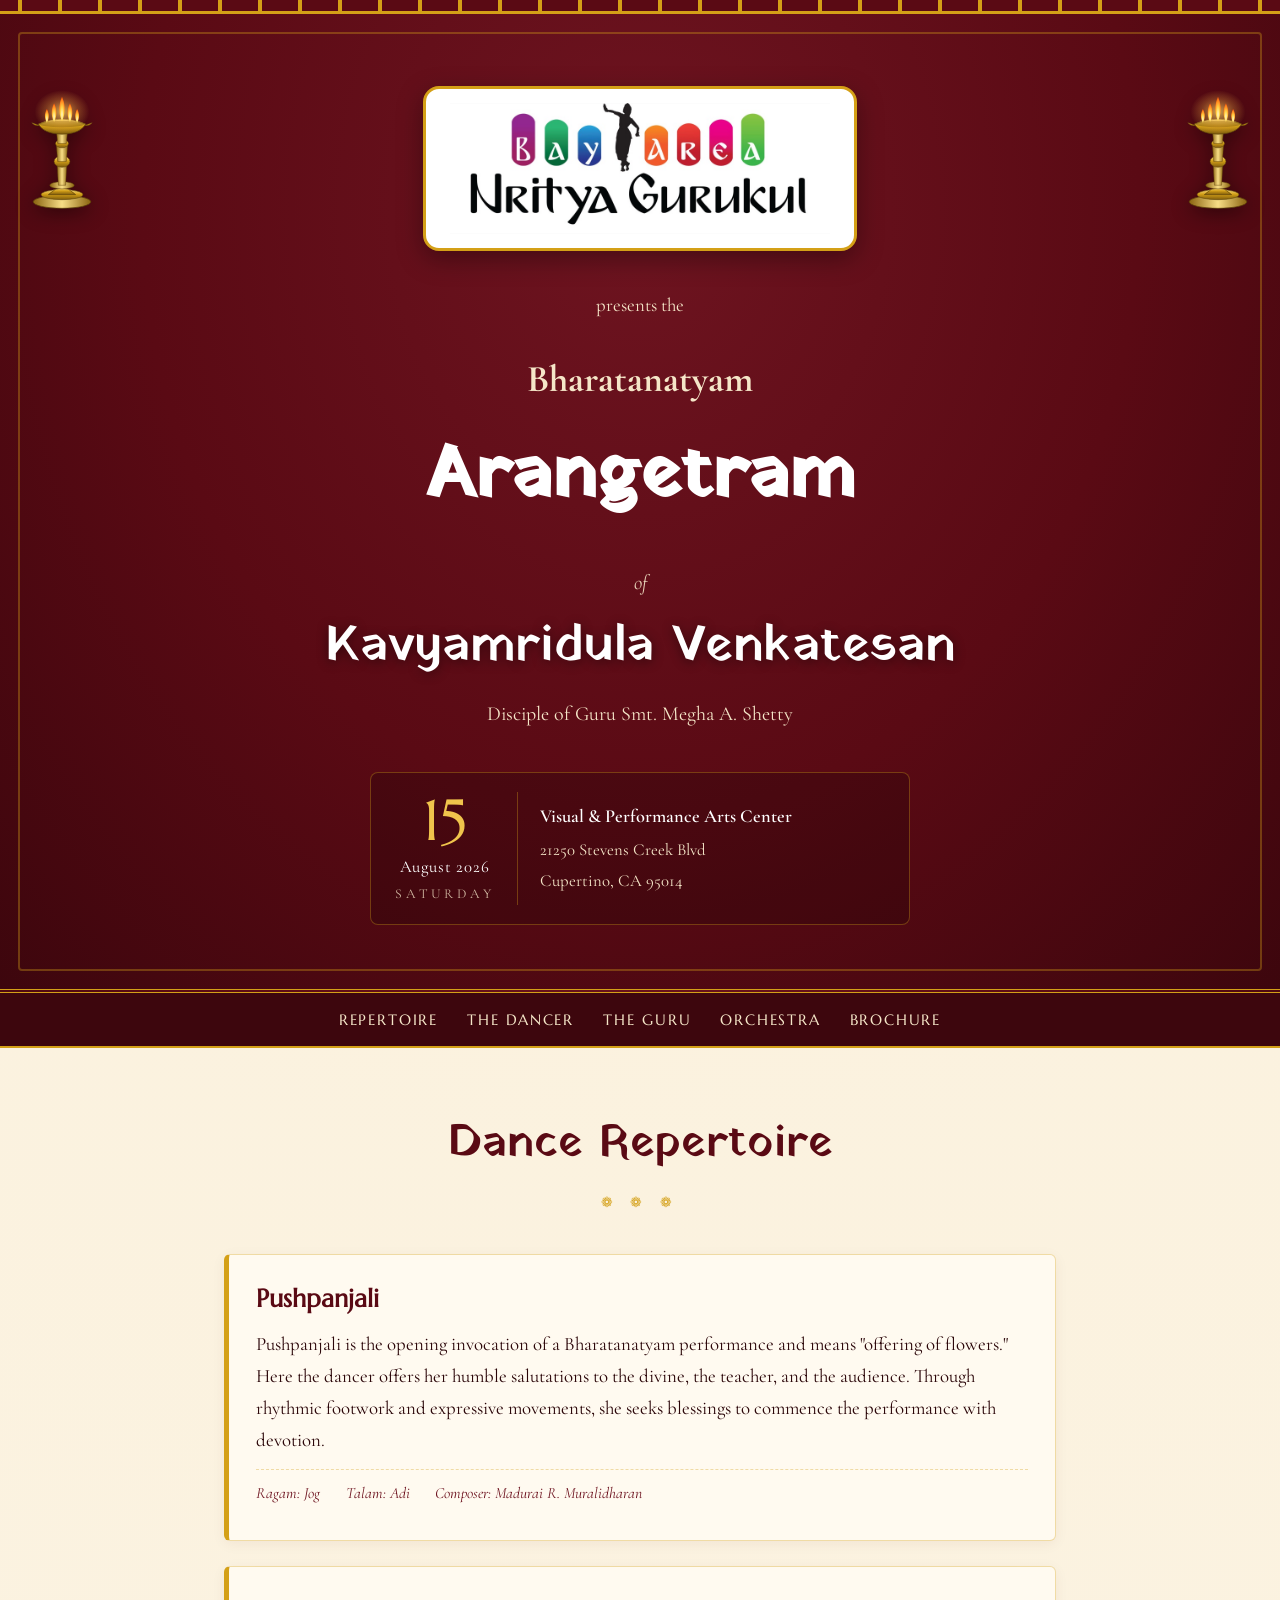
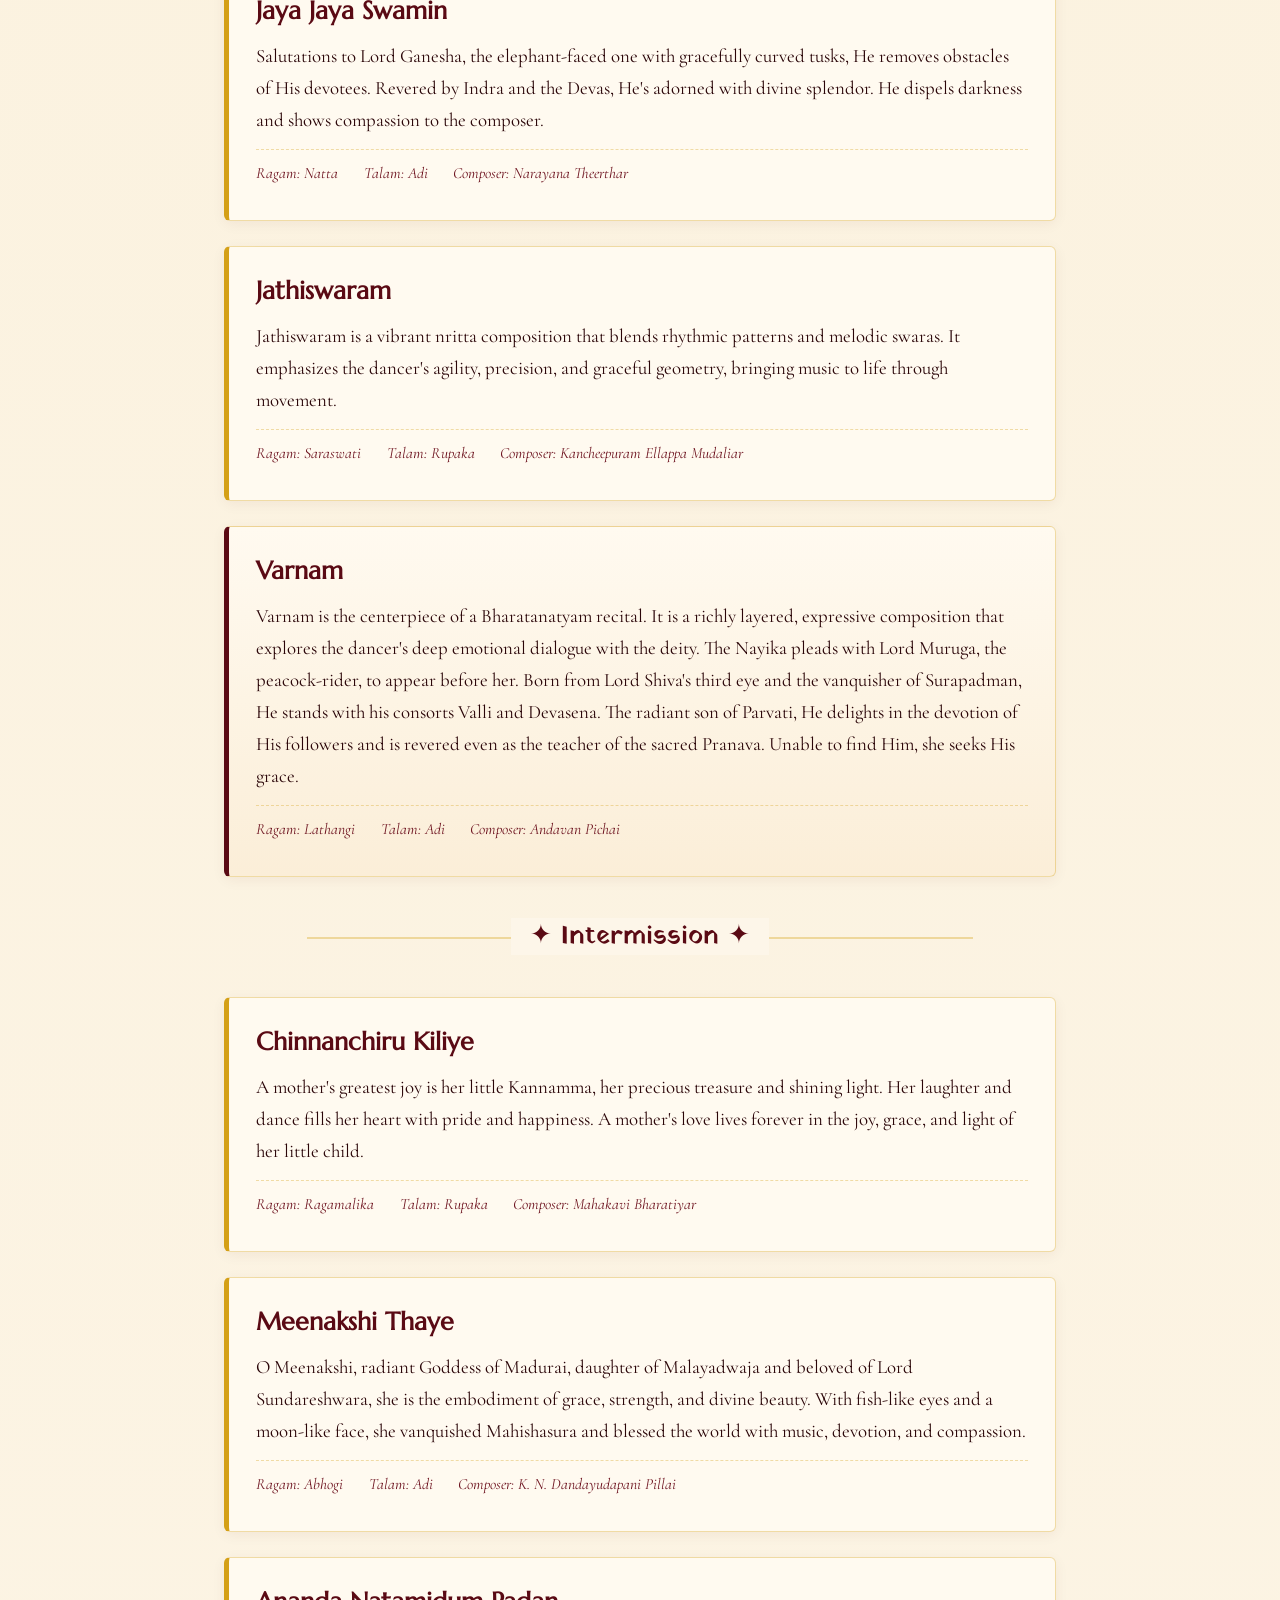
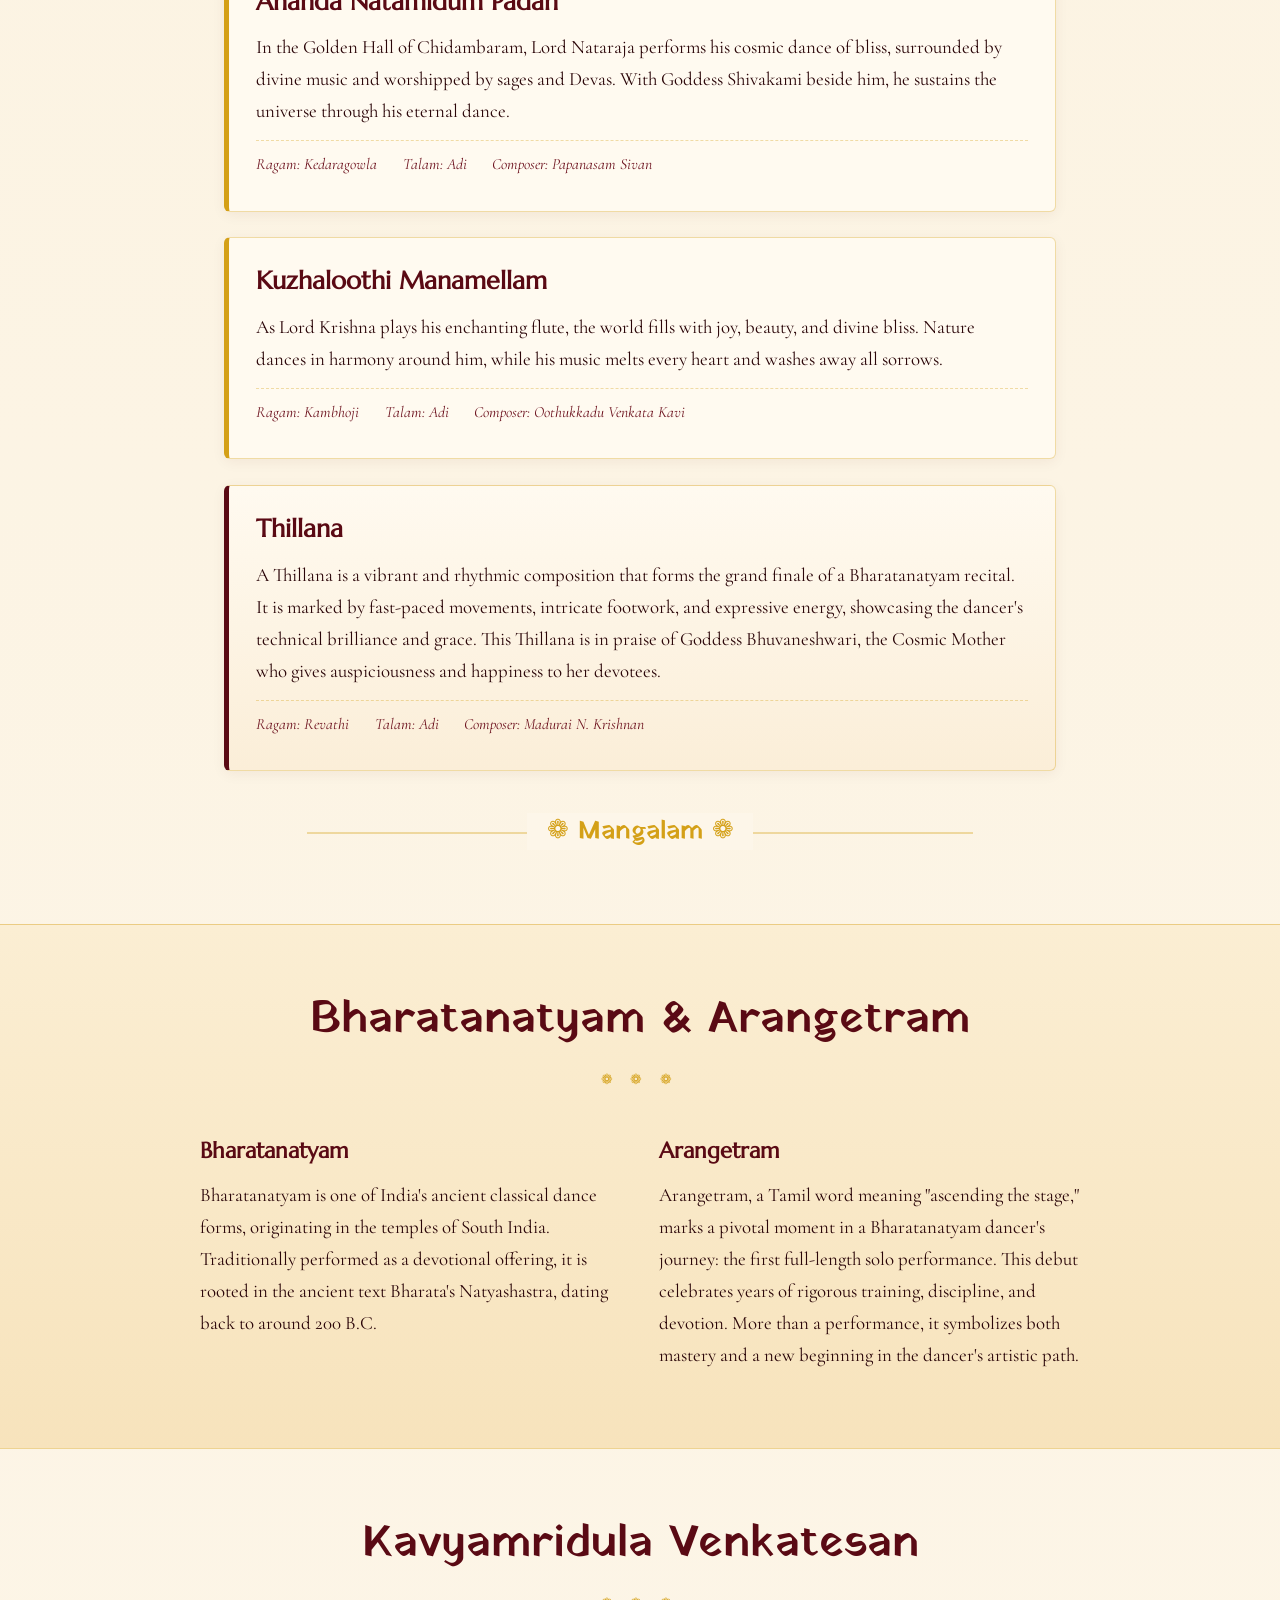
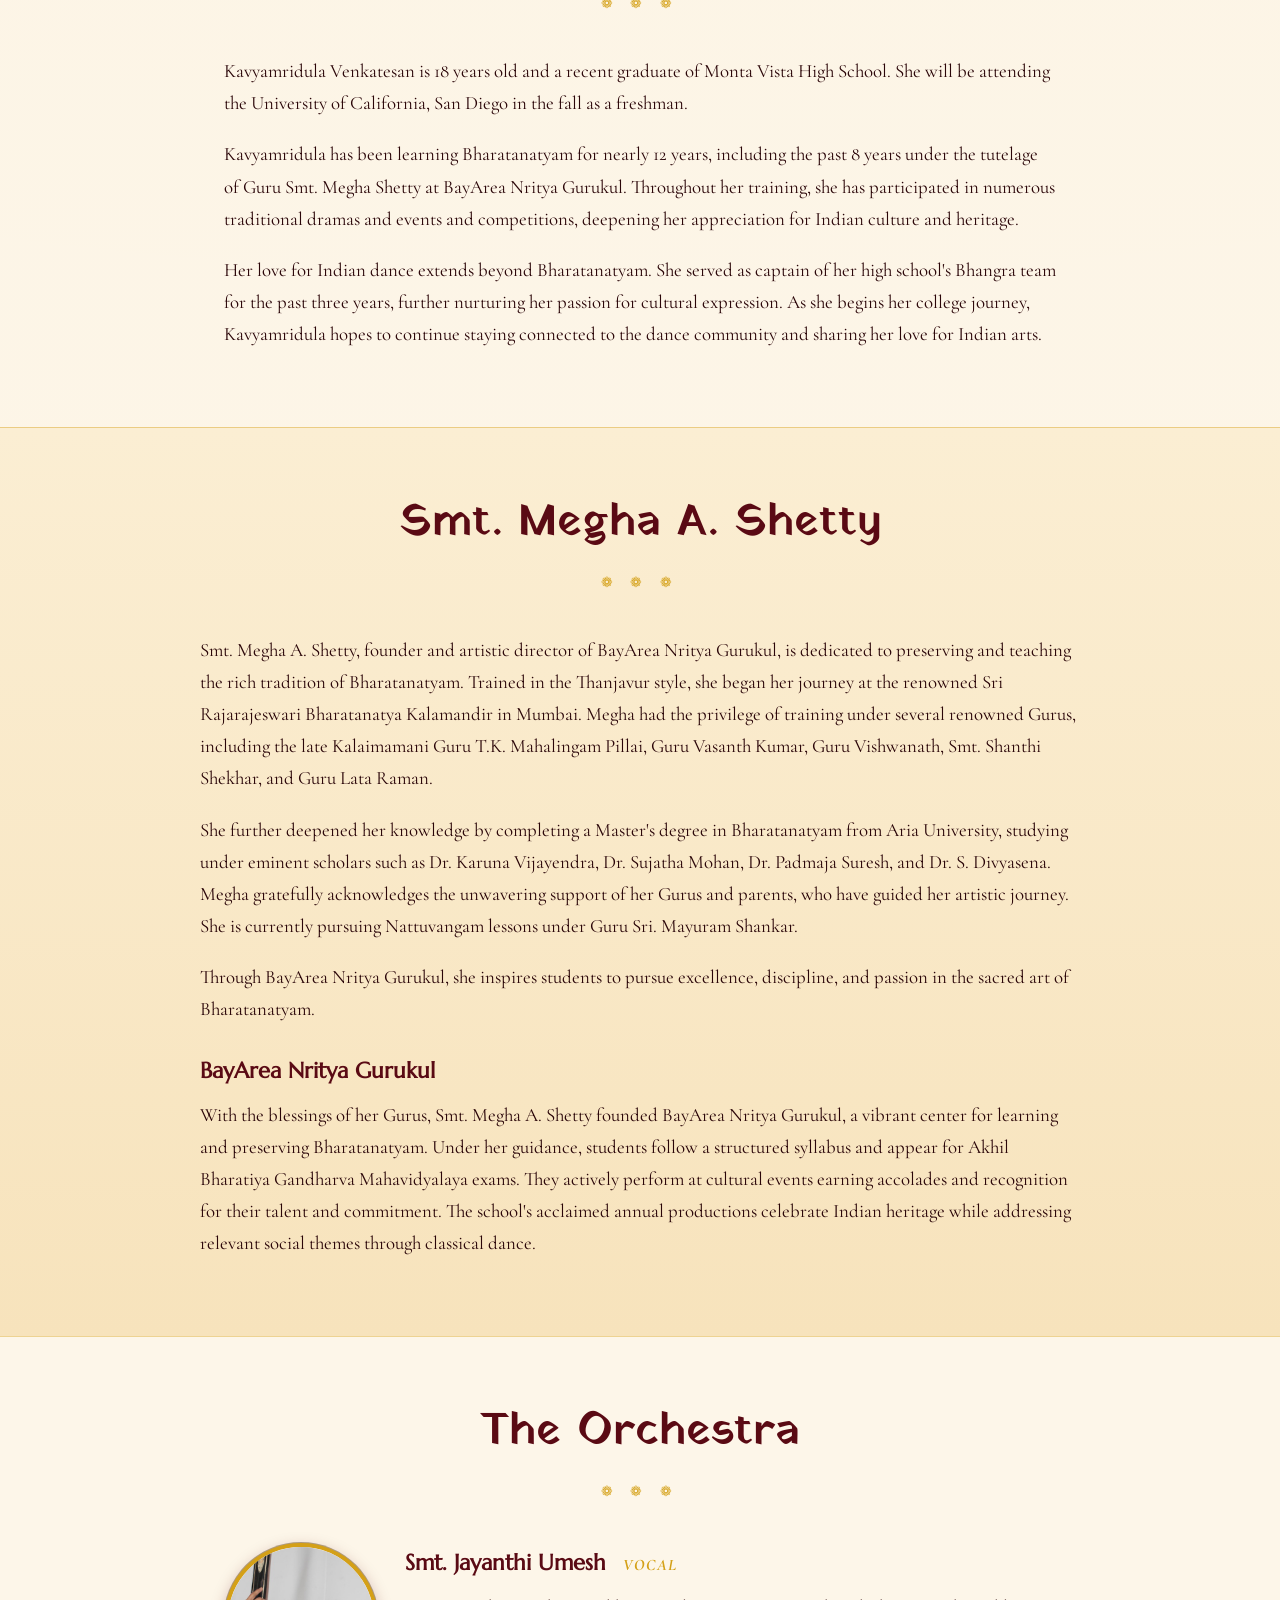
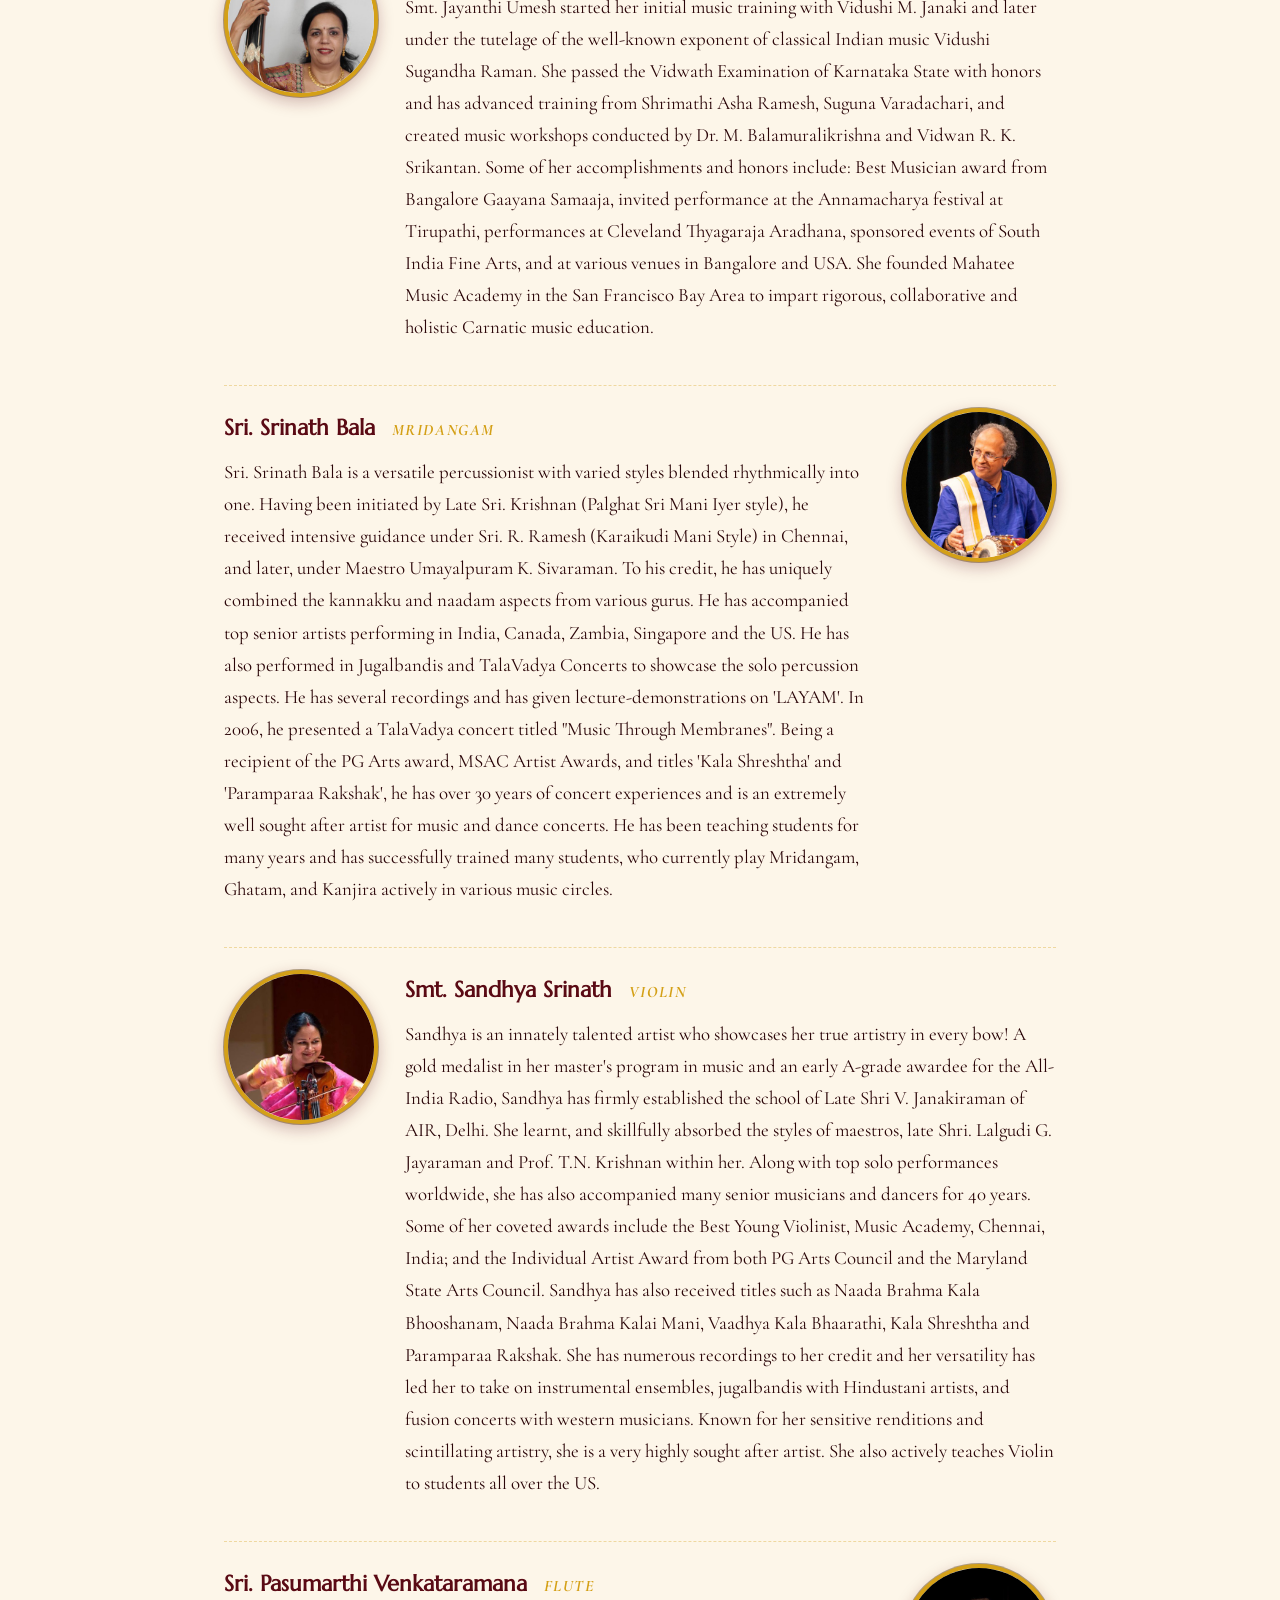
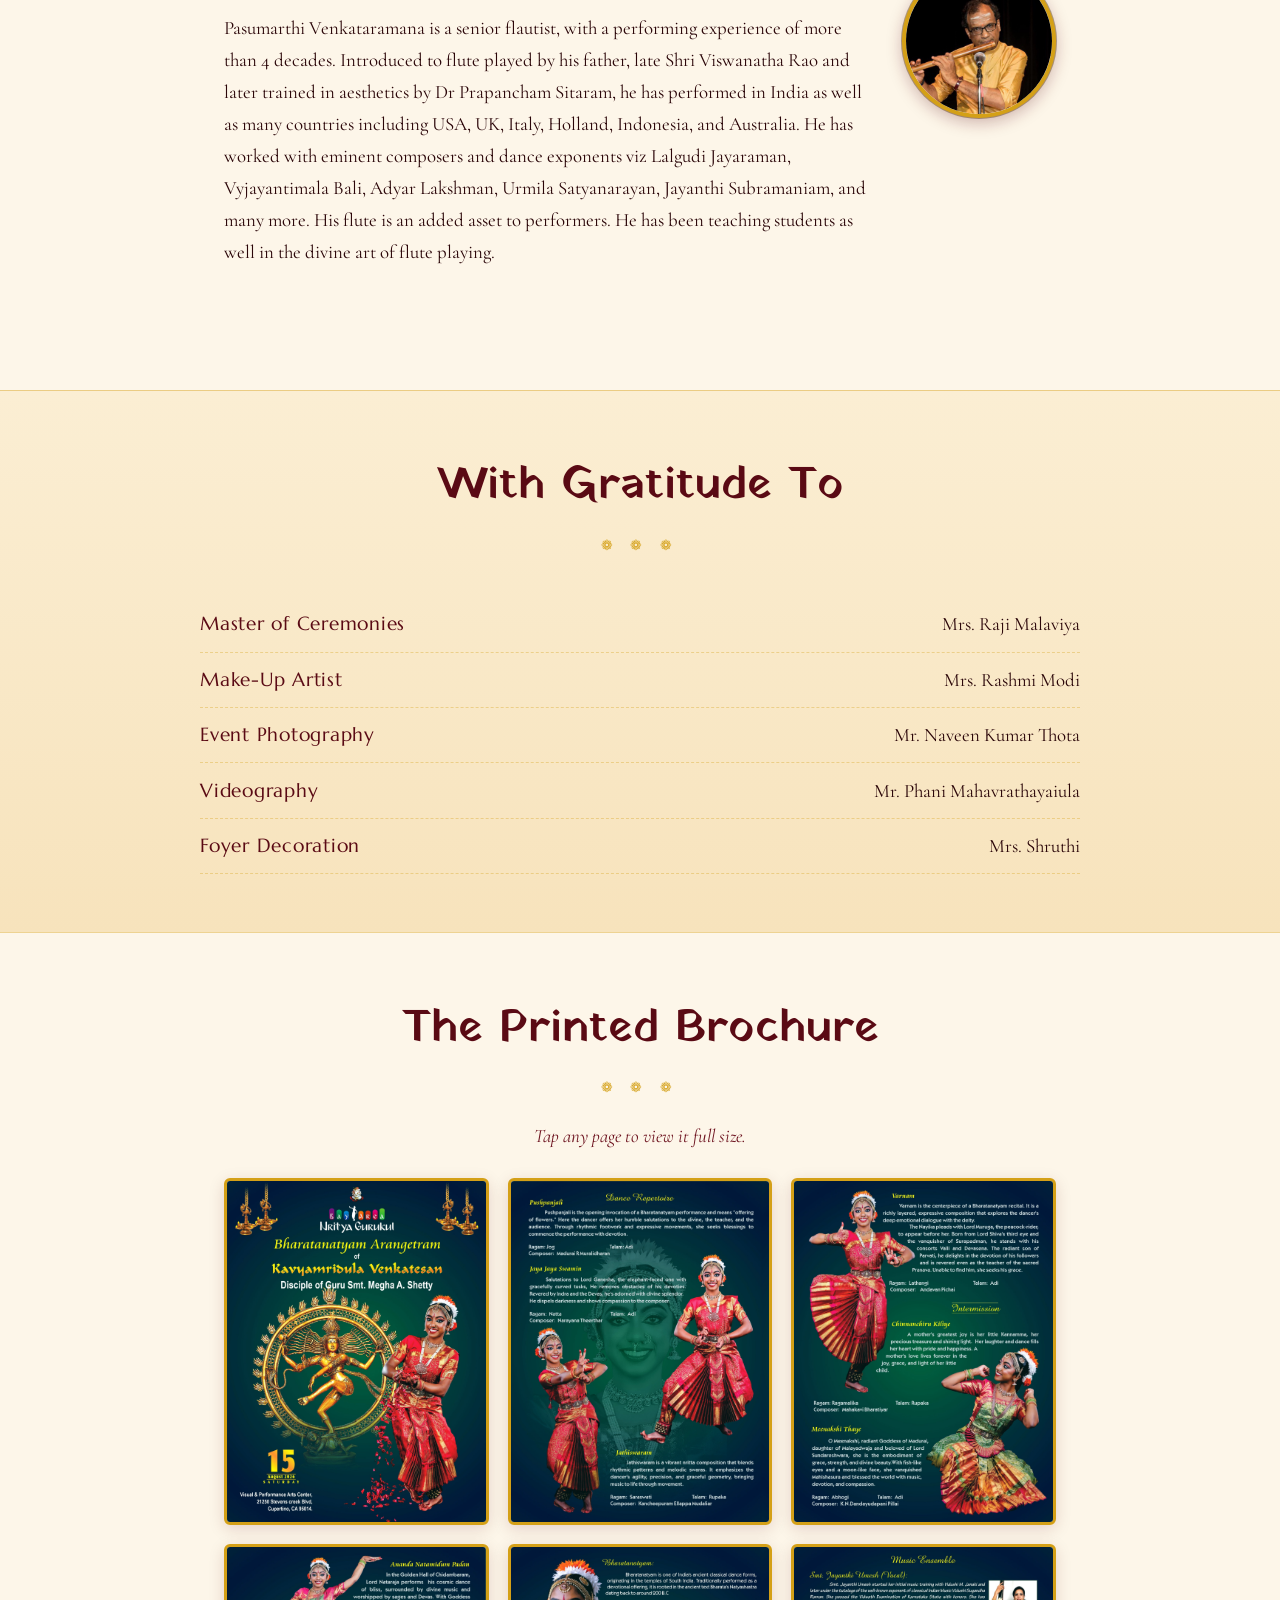
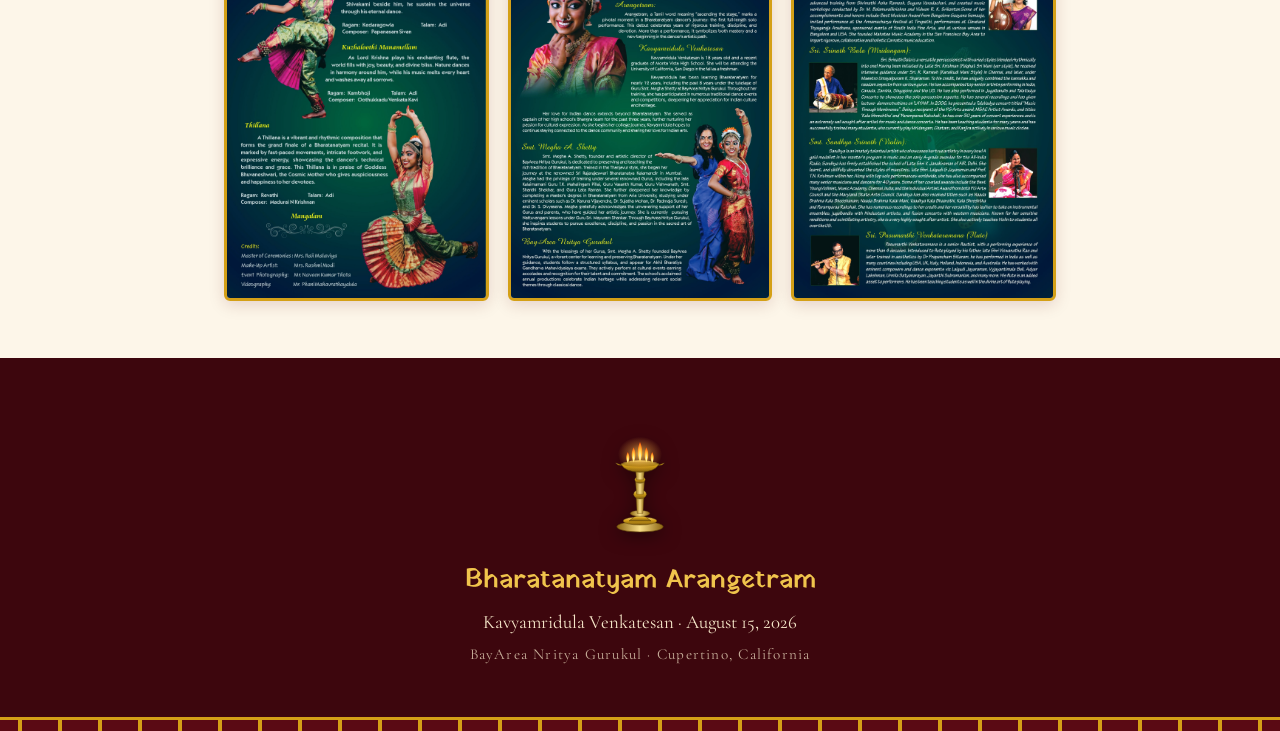
<file: index.html>
<!DOCTYPE html>
<html lang="en">
<head>
<meta charset="UTF-8" />
<meta name="viewport" content="width=device-width, initial-scale=1.0" />
<title>Bharatanatyam Arangetram of Kavyamridula Venkatesan</title>
<meta name="description" content="Bharatanatyam Arangetram of Kavyamridula Venkatesan, disciple of Guru Smt. Megha A. Shetty — August 15, 2026, Cupertino, CA." />
<link rel="preconnect" href="https://fonts.googleapis.com" />
<link rel="preconnect" href="https://fonts.gstatic.com" crossorigin />
<link href="https://fonts.googleapis.com/css2?family=Cormorant+Garamond:ital,wght@0,400;0,500;0,600;1,500&family=Marcellus&family=Yatra+One&display=swap" rel="stylesheet" />
<link rel="stylesheet" href="styles.css" />
</head>
<body>

<!-- ===== Reusable decorative brass oil lamp (kuthuvilakku) ===== -->
<svg width="0" height="0" style="position:absolute" aria-hidden="true" focusable="false">
  <defs>
    <linearGradient id="brass" x1="0" y1="0" x2="0" y2="1">
      <stop offset="0" stop-color="#f8de86"/>
      <stop offset="0.45" stop-color="#d4a017"/>
      <stop offset="1" stop-color="#7e5b0d"/>
    </linearGradient>
    <linearGradient id="brassH" x1="0" y1="0" x2="1" y2="0">
      <stop offset="0" stop-color="#8a6310"/>
      <stop offset="0.5" stop-color="#f8de86"/>
      <stop offset="1" stop-color="#8a6310"/>
    </linearGradient>
    <radialGradient id="flameGrad" cx="0.5" cy="0.72" r="0.75">
      <stop offset="0" stop-color="#fff7cf"/>
      <stop offset="0.38" stop-color="#ffd54a"/>
      <stop offset="0.78" stop-color="#ff7d18"/>
      <stop offset="1" stop-color="#e23a0a"/>
    </radialGradient>
    <radialGradient id="lampGlow" cx="0.5" cy="0.5" r="0.5">
      <stop offset="0" stop-color="#ffd96a" stop-opacity="0.75"/>
      <stop offset="0.6" stop-color="#ffb347" stop-opacity="0.28"/>
      <stop offset="1" stop-color="#ffb347" stop-opacity="0"/>
    </radialGradient>

    <symbol id="vilakku" viewBox="0 0 100 220">
      <!-- tiered base -->
      <ellipse cx="50" cy="207" rx="40" ry="9"  fill="url(#brassH)" stroke="#5e430a" stroke-width="1"/>
      <ellipse cx="50" cy="197" rx="29" ry="7"  fill="url(#brass)"  stroke="#5e430a" stroke-width="0.8"/>
      <path d="M31 197 Q50 178 69 197 Z"          fill="url(#brass)"  stroke="#5e430a" stroke-width="0.8"/>
      <ellipse cx="50" cy="184" rx="17" ry="5"  fill="url(#brassH)" stroke="#5e430a" stroke-width="0.7"/>
      <!-- stem with decorative knobs -->
      <path d="M45 184 L43 151 L57 151 L55 184 Z" fill="url(#brassH)" stroke="#5e430a" stroke-width="0.6"/>
      <ellipse cx="50" cy="151" rx="11" ry="8"  fill="url(#brass)"  stroke="#5e430a" stroke-width="0.7"/>
      <path d="M44 151 L42 126 L58 126 L56 151 Z" fill="url(#brassH)" stroke="#5e430a" stroke-width="0.6"/>
      <ellipse cx="50" cy="126" rx="9"  ry="6"  fill="url(#brass)"  stroke="#5e430a" stroke-width="0.7"/>
      <path d="M44 126 L42 106 L58 106 L56 126 Z" fill="url(#brassH)" stroke="#5e430a" stroke-width="0.6"/>
      <!-- oil dish (lotus) with side spouts -->
      <path d="M8 97 Q13 103 19 101 Z"            fill="url(#brass)"  stroke="#5e430a" stroke-width="0.6"/>
      <path d="M92 97 Q87 103 81 101 Z"           fill="url(#brass)"  stroke="#5e430a" stroke-width="0.6"/>
      <path d="M17 99 Q50 85 83 99 Q75 113 50 113 Q25 113 17 99 Z" fill="url(#brass)" stroke="#5e430a" stroke-width="0.9"/>
      <ellipse cx="50" cy="99" rx="32" ry="4.5" fill="#6f5009" opacity="0.45"/>
      <!-- glow + flames -->
      <ellipse class="lamp-glow" cx="50" cy="82" rx="38" ry="30" fill="url(#lampGlow)"/>
      <g class="flame f1"><path d="M29 97 C24 88.45, 27 81.8, 29 78 C31 81.8, 34 88.45, 29 97 Z" fill="url(#flameGrad)"/></g>
      <g class="flame f2"><path d="M39 96 C33 84.3, 36.6 75.2, 39 70 C41.4 75.2, 45 84.3, 39 96 Z" fill="url(#flameGrad)"/></g>
      <g class="flame f3"><path d="M50 95 C43 79.7, 47.2 67.8, 50 61 C52.8 67.8, 57 79.7, 50 95 Z" fill="url(#flameGrad)"/></g>
      <g class="flame f4"><path d="M61 96 C55 84.3, 58.6 75.2, 61 70 C63.4 75.2, 67 84.3, 61 96 Z" fill="url(#flameGrad)"/></g>
      <g class="flame f5"><path d="M71 97 C66 88.45, 69 81.8, 71 78 C73 81.8, 76 88.45, 71 97 Z" fill="url(#flameGrad)"/></g>
    </symbol>
  </defs>
</svg>

<!-- Decorative top temple border -->
<div class="temple-border" aria-hidden="true"></div>

<header class="hero">
  <svg class="hero-lamp left"  aria-hidden="true"><use href="#vilakku"/></svg>
  <svg class="hero-lamp right" aria-hidden="true"><use href="#vilakku"/></svg>
  <div class="hero-inner">
    <div class="logo-plaque"><img src="images/logo.jpg" alt="BayArea Nritya Gurukul" /></div>
    <p class="presents">presents the</p>
    <h1 class="title">Bharatanatyam<br/><span class="title-script">Arangetram</span></h1>
    <p class="of">of</p>
    <h2 class="dancer-name">Kavyamridula Venkatesan</h2>
    <p class="disciple">Disciple of Guru Smt. Megha A. Shetty</p>

    <div class="event-card">
      <div class="event-date">
        <span class="day">15</span>
        <span class="month">August 2026</span>
        <span class="weekday">Saturday</span>
      </div>
      <div class="event-venue">
        <p class="venue-name">Visual &amp; Performance Arts Center</p>
        <p>21250 Stevens Creek Blvd</p>
        <p>Cupertino, CA 95014</p>
      </div>
    </div>
  </div>
</header>

<nav class="navbar">
  <a href="#repertoire">Repertoire</a>
  <a href="#dancer">The Dancer</a>
  <a href="#guru">The Guru</a>
  <a href="#orchestra">Orchestra</a>
  <a href="#brochure">Brochure</a>
</nav>

<main>

<!-- ===================== REPERTOIRE ===================== -->
<section id="repertoire" class="section">
  <h2 class="section-title">Dance Repertoire</h2>
  <div class="divider" aria-hidden="true">❁ ❁ ❁</div>

  <div class="items">

    <article class="item">
      <h3>Pushpanjali</h3>
      <p>Pushpanjali is the opening invocation of a Bharatanatyam performance and means "offering of flowers." Here the dancer offers her humble salutations to the divine, the teacher, and the audience. Through rhythmic footwork and expressive movements, she seeks blessings to commence the performance with devotion.</p>
      <p class="meta"><span>Ragam: Jog</span><span>Talam: Adi</span><span>Composer: Madurai R. Muralidharan</span></p>
    </article>

    <article class="item">
      <h3>Jaya Jaya Swamin</h3>
      <p>Salutations to Lord Ganesha, the elephant-faced one with gracefully curved tusks, He removes obstacles of His devotees. Revered by Indra and the Devas, He's adorned with divine splendor. He dispels darkness and shows compassion to the composer.</p>
      <p class="meta"><span>Ragam: Natta</span><span>Talam: Adi</span><span>Composer: Narayana Theerthar</span></p>
    </article>

    <article class="item">
      <h3>Jathiswaram</h3>
      <p>Jathiswaram is a vibrant nritta composition that blends rhythmic patterns and melodic swaras. It emphasizes the dancer's agility, precision, and graceful geometry, bringing music to life through movement.</p>
      <p class="meta"><span>Ragam: Saraswati</span><span>Talam: Rupaka</span><span>Composer: Kancheepuram Ellappa Mudaliar</span></p>
    </article>

    <article class="item highlight">
      <h3>Varnam</h3>
      <p>Varnam is the centerpiece of a Bharatanatyam recital. It is a richly layered, expressive composition that explores the dancer's deep emotional dialogue with the deity. The Nayika pleads with Lord Muruga, the peacock-rider, to appear before her. Born from Lord Shiva's third eye and the vanquisher of Surapadman, He stands with his consorts Valli and Devasena. The radiant son of Parvati, He delights in the devotion of His followers and is revered even as the teacher of the sacred Pranava. Unable to find Him, she seeks His grace.</p>
      <p class="meta"><span>Ragam: Lathangi</span><span>Talam: Adi</span><span>Composer: Andavan Pichai</span></p>
    </article>

    <div class="intermission">
      <span>✦ Intermission ✦</span>
    </div>

    <article class="item">
      <h3>Chinnanchiru Kiliye</h3>
      <p>A mother's greatest joy is her little Kannamma, her precious treasure and shining light. Her laughter and dance fills her heart with pride and happiness. A mother's love lives forever in the joy, grace, and light of her little child.</p>
      <p class="meta"><span>Ragam: Ragamalika</span><span>Talam: Rupaka</span><span>Composer: Mahakavi Bharatiyar</span></p>
    </article>

    <article class="item">
      <h3>Meenakshi Thaye</h3>
      <p>O Meenakshi, radiant Goddess of Madurai, daughter of Malayadwaja and beloved of Lord Sundareshwara, she is the embodiment of grace, strength, and divine beauty. With fish-like eyes and a moon-like face, she vanquished Mahishasura and blessed the world with music, devotion, and compassion.</p>
      <p class="meta"><span>Ragam: Abhogi</span><span>Talam: Adi</span><span>Composer: K. N. Dandayudapani Pillai</span></p>
    </article>

    <article class="item">
      <h3>Ananda Natamidum Padan</h3>
      <p>In the Golden Hall of Chidambaram, Lord Nataraja performs his cosmic dance of bliss, surrounded by divine music and worshipped by sages and Devas. With Goddess Shivakami beside him, he sustains the universe through his eternal dance.</p>
      <p class="meta"><span>Ragam: Kedaragowla</span><span>Talam: Adi</span><span>Composer: Papanasam Sivan</span></p>
    </article>

    <article class="item">
      <h3>Kuzhaloothi Manamellam</h3>
      <p>As Lord Krishna plays his enchanting flute, the world fills with joy, beauty, and divine bliss. Nature dances in harmony around him, while his music melts every heart and washes away all sorrows.</p>
      <p class="meta"><span>Ragam: Kambhoji</span><span>Talam: Adi</span><span>Composer: Oothukkadu Venkata Kavi</span></p>
    </article>

    <article class="item highlight">
      <h3>Thillana</h3>
      <p>A Thillana is a vibrant and rhythmic composition that forms the grand finale of a Bharatanatyam recital. It is marked by fast-paced movements, intricate footwork, and expressive energy, showcasing the dancer's technical brilliance and grace. This Thillana is in praise of Goddess Bhuvaneshwari, the Cosmic Mother who gives auspiciousness and happiness to her devotees.</p>
      <p class="meta"><span>Ragam: Revathi</span><span>Talam: Adi</span><span>Composer: Madurai N. Krishnan</span></p>
    </article>

    <div class="intermission mangalam">
      <span>❁ Mangalam ❁</span>
    </div>

  </div>
</section>

<!-- ===================== ABOUT ===================== -->
<section class="section alt">
  <h2 class="section-title">Bharatanatyam &amp; Arangetram</h2>
  <div class="divider" aria-hidden="true">❁ ❁ ❁</div>
  <div class="prose two-col">
    <div>
      <h3>Bharatanatyam</h3>
      <p>Bharatanatyam is one of India's ancient classical dance forms, originating in the temples of South India. Traditionally performed as a devotional offering, it is rooted in the ancient text Bharata's Natyashastra, dating back to around 200 B.C.</p>
    </div>
    <div>
      <h3>Arangetram</h3>
      <p>Arangetram, a Tamil word meaning "ascending the stage," marks a pivotal moment in a Bharatanatyam dancer's journey: the first full-length solo performance. This debut celebrates years of rigorous training, discipline, and devotion. More than a performance, it symbolizes both mastery and a new beginning in the dancer's artistic path.</p>
    </div>
  </div>
</section>

<!-- ===================== DANCER ===================== -->
<section id="dancer" class="section">
  <h2 class="section-title">Kavyamridula Venkatesan</h2>
  <div class="divider" aria-hidden="true">❁ ❁ ❁</div>
  <div class="prose">
    <p>Kavyamridula Venkatesan is 18 years old and a recent graduate of Monta Vista High School. She will be attending the University of California, San Diego in the fall as a freshman.</p>
    <p>Kavyamridula has been learning Bharatanatyam for nearly 12 years, including the past 8 years under the tutelage of Guru Smt. Megha Shetty at BayArea Nritya Gurukul. Throughout her training, she has participated in numerous traditional dramas and events and competitions, deepening her appreciation for Indian culture and heritage.</p>
    <p>Her love for Indian dance extends beyond Bharatanatyam. She served as captain of her high school's Bhangra team for the past three years, further nurturing her passion for cultural expression. As she begins her college journey, Kavyamridula hopes to continue staying connected to the dance community and sharing her love for Indian arts.</p>
  </div>
</section>

<!-- ===================== GURU ===================== -->
<section id="guru" class="section alt">
  <h2 class="section-title">Smt. Megha A. Shetty</h2>
  <div class="divider" aria-hidden="true">❁ ❁ ❁</div>
  <div class="prose">
    <p>Smt. Megha A. Shetty, founder and artistic director of BayArea Nritya Gurukul, is dedicated to preserving and teaching the rich tradition of Bharatanatyam. Trained in the Thanjavur style, she began her journey at the renowned Sri Rajarajeswari Bharatanatya Kalamandir in Mumbai. Megha had the privilege of training under several renowned Gurus, including the late Kalaimamani Guru T.K. Mahalingam Pillai, Guru Vasanth Kumar, Guru Vishwanath, Smt. Shanthi Shekhar, and Guru Lata Raman.</p>
    <p>She further deepened her knowledge by completing a Master's degree in Bharatanatyam from Aria University, studying under eminent scholars such as Dr. Karuna Vijayendra, Dr. Sujatha Mohan, Dr. Padmaja Suresh, and Dr. S. Divyasena. Megha gratefully acknowledges the unwavering support of her Gurus and parents, who have guided her artistic journey. She is currently pursuing Nattuvangam lessons under Guru Sri. Mayuram Shankar.</p>
    <p>Through BayArea Nritya Gurukul, she inspires students to pursue excellence, discipline, and passion in the sacred art of Bharatanatyam.</p>
    <h3>BayArea Nritya Gurukul</h3>
    <p>With the blessings of her Gurus, Smt. Megha A. Shetty founded BayArea Nritya Gurukul, a vibrant center for learning and preserving Bharatanatyam. Under her guidance, students follow a structured syllabus and appear for Akhil Bharatiya Gandharva Mahavidyalaya exams. They actively perform at cultural events earning accolades and recognition for their talent and commitment. The school's acclaimed annual productions celebrate Indian heritage while addressing relevant social themes through classical dance.</p>
  </div>
</section>

<!-- ===================== ORCHESTRA ===================== -->
<section id="orchestra" class="section">
  <h2 class="section-title">The Orchestra</h2>
  <div class="divider" aria-hidden="true">❁ ❁ ❁</div>
  <div class="prose orchestra">
    <article>
      <img class="musician-photo" src="images/musician-jayanthi.jpg" alt="Smt. Jayanthi Umesh" loading="lazy" />
      <div class="musician-text">
      <h3>Smt. Jayanthi Umesh <span class="role">Vocal</span></h3>
      <p>Smt. Jayanthi Umesh started her initial music training with Vidushi M. Janaki and later under the tutelage of the well-known exponent of classical Indian music Vidushi Sugandha Raman. She passed the Vidwath Examination of Karnataka State with honors and has advanced training from Shrimathi Asha Ramesh, Suguna Varadachari, and created music workshops conducted by Dr. M. Balamuralikrishna and Vidwan R. K. Srikantan. Some of her accomplishments and honors include: Best Musician award from Bangalore Gaayana Samaaja, invited performance at the Annamacharya festival at Tirupathi, performances at Cleveland Thyagaraja Aradhana, sponsored events of South India Fine Arts, and at various venues in Bangalore and USA. She founded Mahatee Music Academy in the San Francisco Bay Area to impart rigorous, collaborative and holistic Carnatic music education.</p>
      </div>
    </article>
    <article>
      <img class="musician-photo" src="images/musician-srinath.jpg" alt="Sri. Srinath Bala" loading="lazy" />
      <div class="musician-text">
      <h3>Sri. Srinath Bala <span class="role">Mridangam</span></h3>
      <p>Sri. Srinath Bala is a versatile percussionist with varied styles blended rhythmically into one. Having been initiated by Late Sri. Krishnan (Palghat Sri Mani Iyer style), he received intensive guidance under Sri. R. Ramesh (Karaikudi Mani Style) in Chennai, and later, under Maestro Umayalpuram K. Sivaraman. To his credit, he has uniquely combined the kannakku and naadam aspects from various gurus. He has accompanied top senior artists performing in India, Canada, Zambia, Singapore and the US. He has also performed in Jugalbandis and TalaVadya Concerts to showcase the solo percussion aspects. He has several recordings and has given lecture-demonstrations on 'LAYAM'. In 2006, he presented a TalaVadya concert titled "Music Through Membranes". Being a recipient of the PG Arts award, MSAC Artist Awards, and titles 'Kala Shreshtha' and 'Paramparaa Rakshak', he has over 30 years of concert experiences and is an extremely well sought after artist for music and dance concerts. He has been teaching students for many years and has successfully trained many students, who currently play Mridangam, Ghatam, and Kanjira actively in various music circles.</p>
      </div>
    </article>
    <article>
      <img class="musician-photo" src="images/musician-sandhya.jpg" alt="Smt. Sandhya Srinath" loading="lazy" />
      <div class="musician-text">
      <h3>Smt. Sandhya Srinath <span class="role">Violin</span></h3>
      <p>Sandhya is an innately talented artist who showcases her true artistry in every bow! A gold medalist in her master's program in music and an early A-grade awardee for the All-India Radio, Sandhya has firmly established the school of Late Shri V. Janakiraman of AIR, Delhi. She learnt, and skillfully absorbed the styles of maestros, late Shri. Lalgudi G. Jayaraman and Prof. T.N. Krishnan within her. Along with top solo performances worldwide, she has also accompanied many senior musicians and dancers for 40 years. Some of her coveted awards include the Best Young Violinist, Music Academy, Chennai, India; and the Individual Artist Award from both PG Arts Council and the Maryland State Arts Council. Sandhya has also received titles such as Naada Brahma Kala Bhooshanam, Naada Brahma Kalai Mani, Vaadhya Kala Bhaarathi, Kala Shreshtha and Paramparaa Rakshak. She has numerous recordings to her credit and her versatility has led her to take on instrumental ensembles, jugalbandis with Hindustani artists, and fusion concerts with western musicians. Known for her sensitive renditions and scintillating artistry, she is a very highly sought after artist. She also actively teaches Violin to students all over the US.</p>
      </div>
    </article>
    <article>
      <img class="musician-photo" src="images/musician-venkataramana.jpg" alt="Sri. Pasumarthi Venkataramana" loading="lazy" />
      <div class="musician-text">
      <h3>Sri. Pasumarthi Venkataramana <span class="role">Flute</span></h3>
      <p>Pasumarthi Venkataramana is a senior flautist, with a performing experience of more than 4 decades. Introduced to flute played by his father, late Shri Viswanatha Rao and later trained in aesthetics by Dr Prapancham Sitaram, he has performed in India as well as many countries including USA, UK, Italy, Holland, Indonesia, and Australia. He has worked with eminent composers and dance exponents viz Lalgudi Jayaraman, Vyjayantimala Bali, Adyar Lakshman, Urmila Satyanarayan, Jayanthi Subramaniam, and many more. His flute is an added asset to performers. He has been teaching students as well in the divine art of flute playing.</p>
      </div>
    </article>
  </div>
</section>

<!-- ===================== CREDITS ===================== -->
<section class="section alt">
  <h2 class="section-title">With Gratitude To</h2>
  <div class="divider" aria-hidden="true">❁ ❁ ❁</div>
  <ul class="credits">
    <li><span class="credit-role">Master of Ceremonies</span><span>Mrs. Raji Malaviya</span></li>
    <li><span class="credit-role">Make-Up Artist</span><span>Mrs. Rashmi Modi</span></li>
    <li><span class="credit-role">Event Photography</span><span>Mr. Naveen Kumar Thota</span></li>
    <li><span class="credit-role">Videography</span><span>Mr. Phani Mahavrathayaiula</span></li>
    <li><span class="credit-role">Foyer Decoration</span><span>Mrs. Shruthi</span></li>
  </ul>
</section>

<!-- ===================== BROCHURE GALLERY ===================== -->
<section id="brochure" class="section">
  <h2 class="section-title">The Printed Brochure</h2>
  <div class="divider" aria-hidden="true">❁ ❁ ❁</div>
  <p class="gallery-note">Tap any page to view it full size.</p>
  <div class="gallery">
    <a href="images/brochure-1.jpg" target="_blank" rel="noopener"><img src="images/brochure-1.jpg" alt="Brochure cover" loading="lazy" /></a>
    <a href="images/brochure-2.jpg" target="_blank" rel="noopener"><img src="images/brochure-2.jpg" alt="Brochure page 2" loading="lazy" /></a>
    <a href="images/brochure-3.jpg" target="_blank" rel="noopener"><img src="images/brochure-3.jpg" alt="Brochure page 3" loading="lazy" /></a>
    <a href="images/brochure-4.jpg" target="_blank" rel="noopener"><img src="images/brochure-4.jpg" alt="Brochure page 4" loading="lazy" /></a>
    <a href="images/brochure-5.jpg" target="_blank" rel="noopener"><img src="images/brochure-5.jpg" alt="Brochure page 5" loading="lazy" /></a>
    <a href="images/brochure-6.jpg" target="_blank" rel="noopener"><img src="images/brochure-6.jpg" alt="Brochure page 6" loading="lazy" /></a>
  </div>
</section>

</main>

<footer>
  <svg class="footer-lamp" aria-hidden="true"><use href="#vilakku"/></svg>
  <p class="footer-title">Bharatanatyam Arangetram</p>
  <p>Kavyamridula Venkatesan &middot; August 15, 2026</p>
  <p class="footer-sub">BayArea Nritya Gurukul &middot; Cupertino, California</p>
</footer>

<div class="temple-border bottom" aria-hidden="true"></div>

</body>
</html>
</file>
<file: styles.css>
/* ===========================================================
   Bharatanatyam Arangetram — Classic Temple (Maroon & Gold)
   =========================================================== */

:root {
  --maroon:        #5a0a14;
  --maroon-deep:   #3d060d;
  --maroon-soft:   #6e1420;
  --gold:          #d4a017;
  --gold-bright:   #f0c44c;
  --gold-pale:     #f5e6c8;
  --cream:         #fdf6e9;
  --ink:           #2a0508;
  --rule:          rgba(212, 160, 23, 0.35);
}

* { box-sizing: border-box; }

html { scroll-behavior: smooth; }

body {
  margin: 0;
  font-family: "Cormorant Garamond", Georgia, serif;
  font-size: 1.18rem;
  line-height: 1.7;
  color: var(--ink);
  background-color: var(--cream);
  background-image:
    radial-gradient(circle at 50% 0%, rgba(212,160,23,0.06), transparent 60%);
}

/* ---------- Decorative temple borders ---------- */
.temple-border {
  height: 14px;
  background:
    repeating-linear-gradient(
      90deg,
      var(--maroon) 0 18px,
      var(--gold) 18px 22px,
      var(--maroon) 22px 40px
    );
  border-bottom: 3px solid var(--gold);
}
.temple-border.bottom { border-bottom: none; border-top: 3px solid var(--gold); }

/* =================== HERO =================== */
.hero {
  background:
    radial-gradient(ellipse at 50% 20%, var(--maroon-soft), var(--maroon) 55%, var(--maroon-deep) 100%);
  color: var(--gold-pale);
  text-align: center;
  padding: 4.5rem 1.5rem 4rem;
  position: relative;
  overflow: hidden;
  border-bottom: 4px double var(--gold);
}
.hero::before {
  content: "";
  position: absolute;
  inset: 18px;
  border: 2px solid var(--rule);
  border-radius: 4px;
  pointer-events: none;
}
.hero-inner { position: relative; max-width: 760px; margin: 0 auto; }

/* ---------- Logo plaque ---------- */
.logo-plaque {
  display: inline-block;
  background: #ffffff;
  border: 3px solid var(--gold);
  border-radius: 16px;
  padding: 0.85rem 1.5rem;
  margin: 0 auto 0.6rem;
  box-shadow: 0 8px 26px rgba(0,0,0,0.35), 0 0 0 1px rgba(255,255,255,0.15) inset;
}
.logo-plaque img {
  display: block;
  width: clamp(230px, 44vw, 380px);
  height: auto;
}

/* ---------- Decorative brass oil lamps (kuthuvilakku) ---------- */
.hero-lamp {
  position: absolute;
  top: 34px;
  width: 72px;
  height: 168px;
  z-index: 2;
  filter: drop-shadow(0 4px 10px rgba(0,0,0,0.45));
}
.hero-lamp.left  { left: 26px; }
.hero-lamp.right { right: 26px; }
.footer-lamp {
  width: 58px;
  height: 135px;
  filter: drop-shadow(0 3px 9px rgba(0,0,0,0.5));
}

.flame {
  transform-box: fill-box;
  transform-origin: 50% 100%;
  animation: flicker 1.7s ease-in-out infinite;
}
.flame.f2 { animation-duration: 2.1s; animation-delay: -0.5s; }
.flame.f3 { animation-duration: 1.5s; animation-delay: -0.9s; }
.flame.f4 { animation-duration: 2.3s; animation-delay: -0.3s; }
.flame.f5 { animation-duration: 1.9s; animation-delay: -1.1s; }
.lamp-glow {
  transform-box: fill-box;
  transform-origin: 50% 65%;
  animation: glowpulse 2.6s ease-in-out infinite;
}
@keyframes flicker {
  0%, 100% { transform: scaleY(1)    scaleX(1);   opacity: 0.95; }
  30%      { transform: scaleY(1.1)  scaleX(0.93); opacity: 1;    }
  60%      { transform: scaleY(0.91) scaleX(1.05); opacity: 0.87; }
}
@keyframes glowpulse {
  0%, 100% { opacity: 0.5; transform: scale(1);    }
  50%      { opacity: 0.9; transform: scale(1.14); }
}
@media (prefers-reduced-motion: reduce) {
  .flame, .lamp-glow { animation: none; }
}
  font-style: italic;
  color: var(--gold-pale);
  opacity: 0.85;
  margin: 0.3rem 0 0.8rem;
  font-size: 1.05rem;
}
.title {
  font-family: "Marcellus", serif;
  font-weight: 400;
  font-size: clamp(2.4rem, 7vw, 4rem);
  line-height: 1.05;
  margin: 0;
  color: var(--gold-bright);
  text-shadow: 0 2px 10px rgba(0,0,0,0.4);
}
.title-script {
  font-family: "Yatra One", cursive;
  font-size: clamp(2.8rem, 8vw, 4.6rem);
  color: #fff;
  display: inline-block;
  margin-top: 0.2rem;
}
.of {
  font-style: italic;
  margin: 0.8rem 0 0.2rem;
  font-size: 1.3rem;
  opacity: 0.9;
}
.dancer-name {
  font-family: "Yatra One", cursive;
  font-weight: 400;
  font-size: clamp(2rem, 6vw, 3.2rem);
  margin: 0.2rem 0;
  color: #fff;
  text-shadow: 0 2px 12px rgba(0,0,0,0.45);
}
.disciple {
  font-size: 1.25rem;
  color: var(--gold-pale);
  margin: 0.4rem 0 0;
}

.event-card {
  margin: 2.6rem auto 0;
  max-width: 540px;
  display: flex;
  align-items: stretch;
  gap: 1.4rem;
  background: rgba(0,0,0,0.18);
  border: 1.5px solid var(--rule);
  border-radius: 8px;
  padding: 1.2rem 1.5rem;
  text-align: left;
}
.event-date {
  display: flex;
  flex-direction: column;
  align-items: center;
  justify-content: center;
  padding-right: 1.4rem;
  border-right: 1.5px solid var(--rule);
  min-width: 116px;
}
.event-date .day {
  font-family: "Marcellus", serif;
  font-size: 3.6rem;
  line-height: 1;
  color: var(--gold-bright);
}
.event-date .month {
  font-size: 1.05rem;
  letter-spacing: 0.05em;
  margin-top: 0.2rem;
  color: #fff;
}
.event-date .weekday {
  font-size: 0.85rem;
  letter-spacing: 0.28em;
  text-transform: uppercase;
  color: var(--gold-pale);
  opacity: 0.8;
}
.event-venue { display: flex; flex-direction: column; justify-content: center; }
.event-venue p { margin: 0.1rem 0; font-size: 1.05rem; color: var(--gold-pale); }
.event-venue .venue-name { font-weight: 600; color: #fff; font-size: 1.15rem; }

/* =================== NAVBAR =================== */
.navbar {
  position: sticky;
  top: 0;
  z-index: 20;
  display: flex;
  justify-content: center;
  flex-wrap: wrap;
  gap: 0.4rem 1.8rem;
  background: var(--maroon-deep);
  border-bottom: 2px solid var(--gold);
  padding: 0.85rem 1rem;
}
.navbar a {
  font-family: "Marcellus", serif;
  color: var(--gold-pale);
  text-decoration: none;
  letter-spacing: 0.12em;
  font-size: 0.95rem;
  text-transform: uppercase;
  transition: color 0.2s;
}
.navbar a:hover { color: var(--gold-bright); }

/* =================== SECTIONS =================== */
.section {
  max-width: 880px;
  margin: 0 auto;
  padding: 3.6rem 1.5rem;
}
.section.alt {
  max-width: none;
  background: linear-gradient(180deg, #fbeed3, #f7e3bc);
  border-top: 1px solid var(--rule);
  border-bottom: 1px solid var(--rule);
}
.section.alt > * { max-width: 880px; margin-left: auto; margin-right: auto; }

.section-title {
  font-family: "Yatra One", cursive;
  font-weight: 400;
  text-align: center;
  font-size: clamp(1.8rem, 5vw, 2.8rem);
  color: var(--maroon);
  margin: 0;
}
.divider {
  text-align: center;
  color: var(--gold);
  letter-spacing: 0.5em;
  font-size: 0.9rem;
  margin: 0.6rem 0 2.4rem;
}

/* ---------- Repertoire items ---------- */
.items { display: flex; flex-direction: column; gap: 1.6rem; }
.item {
  background: #fffaf0;
  border: 1px solid var(--rule);
  border-left: 5px solid var(--gold);
  border-radius: 6px;
  padding: 1.4rem 1.7rem;
  box-shadow: 0 3px 14px rgba(90,10,20,0.06);
}
.item.highlight {
  border-left-color: var(--maroon);
  background: linear-gradient(180deg, #fffaf0, #fbeed8);
}
.item h3 {
  font-family: "Marcellus", serif;
  color: var(--maroon);
  font-size: 1.55rem;
  margin: 0 0 0.5rem;
}
.item p { margin: 0 0 0.6rem; }
.item .meta {
  display: flex;
  flex-wrap: wrap;
  gap: 0.4rem 1.6rem;
  font-style: italic;
  font-size: 0.98rem;
  color: var(--maroon-soft);
  border-top: 1px dashed var(--rule);
  padding-top: 0.7rem;
  margin-top: 0.8rem;
}

.intermission {
  text-align: center;
  font-family: "Yatra One", cursive;
  color: var(--maroon);
  font-size: 1.6rem;
  padding: 0.8rem 0;
  position: relative;
}
.intermission span { background: var(--cream); padding: 0 1.2rem; position: relative; z-index: 1; }
.intermission::before {
  content: "";
  position: absolute;
  left: 10%; right: 10%; top: 50%;
  border-top: 2px solid var(--rule);
}
.section.alt .intermission span { background: transparent; }
.intermission.mangalam span { color: var(--gold); }

/* ---------- Prose ---------- */
.prose p { margin: 0 0 1.2rem; }
.prose h3 {
  font-family: "Marcellus", serif;
  color: var(--maroon);
  font-size: 1.4rem;
  margin: 1.6rem 0 0.6rem;
}
.prose.two-col {
  display: grid;
  grid-template-columns: 1fr 1fr;
  gap: 2.4rem;
}
.prose.two-col h3 { margin-top: 0; }

.orchestra article {
  display: flex;
  gap: 1.7rem;
  align-items: flex-start;
  border-bottom: 1px dashed var(--rule);
  padding-bottom: 1.4rem;
  margin-bottom: 1.4rem;
}
.orchestra article:nth-child(even) { flex-direction: row-reverse; }
.orchestra article:last-child { border-bottom: none; }
.musician-photo {
  flex: 0 0 auto;
  width: 154px;
  height: 154px;
  border-radius: 50%;
  object-fit: cover;
  border: 4px solid var(--gold);
  box-shadow: 0 5px 16px rgba(90,10,20,0.28), 0 0 0 1px rgba(94,67,10,0.45);
  background: #fff;
}
.musician-text { flex: 1 1 auto; }
.musician-text h3 { margin-top: 0; }
.orchestra h3 .role {
  font-family: "Cormorant Garamond", serif;
  font-style: italic;
  font-size: 1rem;
  color: var(--gold);
  letter-spacing: 0.1em;
  text-transform: uppercase;
  margin-left: 0.6rem;
}

/* ---------- Credits ---------- */
.credits {
  list-style: none;
  padding: 0;
  margin: 0 auto;
  max-width: 520px;
}
.credits li {
  display: flex;
  justify-content: space-between;
  gap: 1rem;
  padding: 0.7rem 0;
  border-bottom: 1px dashed var(--rule);
}
.credits .credit-role {
  font-family: "Marcellus", serif;
  color: var(--maroon);
  letter-spacing: 0.04em;
}

/* ---------- Gallery ---------- */
.gallery-note { text-align: center; font-style: italic; color: var(--maroon-soft); margin-top: -1.2rem; }
.gallery {
  display: grid;
  grid-template-columns: repeat(auto-fill, minmax(220px, 1fr));
  gap: 1.2rem;
  margin-top: 1.6rem;
}
.gallery a {
  display: block;
  border: 3px solid var(--gold);
  border-radius: 6px;
  overflow: hidden;
  box-shadow: 0 4px 16px rgba(90,10,20,0.15);
  transition: transform 0.2s, box-shadow 0.2s;
}
.gallery a:hover { transform: translateY(-4px); box-shadow: 0 8px 22px rgba(90,10,20,0.25); }
.gallery img { width: 100%; height: 100%; display: block; }

/* =================== FOOTER =================== */
footer {
  background: var(--maroon-deep);
  color: var(--gold-pale);
  text-align: center;
  padding: 2.8rem 1.5rem;
}
footer .footer-lamp { margin-bottom: 0.4rem; }
footer p { margin: 0.25rem 0; }
.footer-title {
  font-family: "Yatra One", cursive;
  font-size: 1.6rem;
  color: var(--gold-bright);
}
.footer-sub { font-size: 0.95rem; opacity: 0.75; letter-spacing: 0.08em; }

/* =================== RESPONSIVE =================== */
@media (max-width: 640px) {
  body { font-size: 1.08rem; }
  .event-card { flex-direction: column; }
  .event-date {
    border-right: none;
    border-bottom: 1.5px solid var(--rule);
    padding-right: 0;
    padding-bottom: 1rem;
    flex-direction: row;
    gap: 0.8rem;
  }
  .event-date .day { font-size: 2.6rem; }
  .prose.two-col { grid-template-columns: 1fr; gap: 1rem; }
  .hero-lamp { display: none; }
  .orchestra article,
  .orchestra article:nth-child(even) { flex-direction: column; align-items: center; }
  .musician-photo { width: 140px; height: 140px; }
  .musician-text { width: 100%; }
  .musician-text h3 { text-align: center; }
}
</file>
